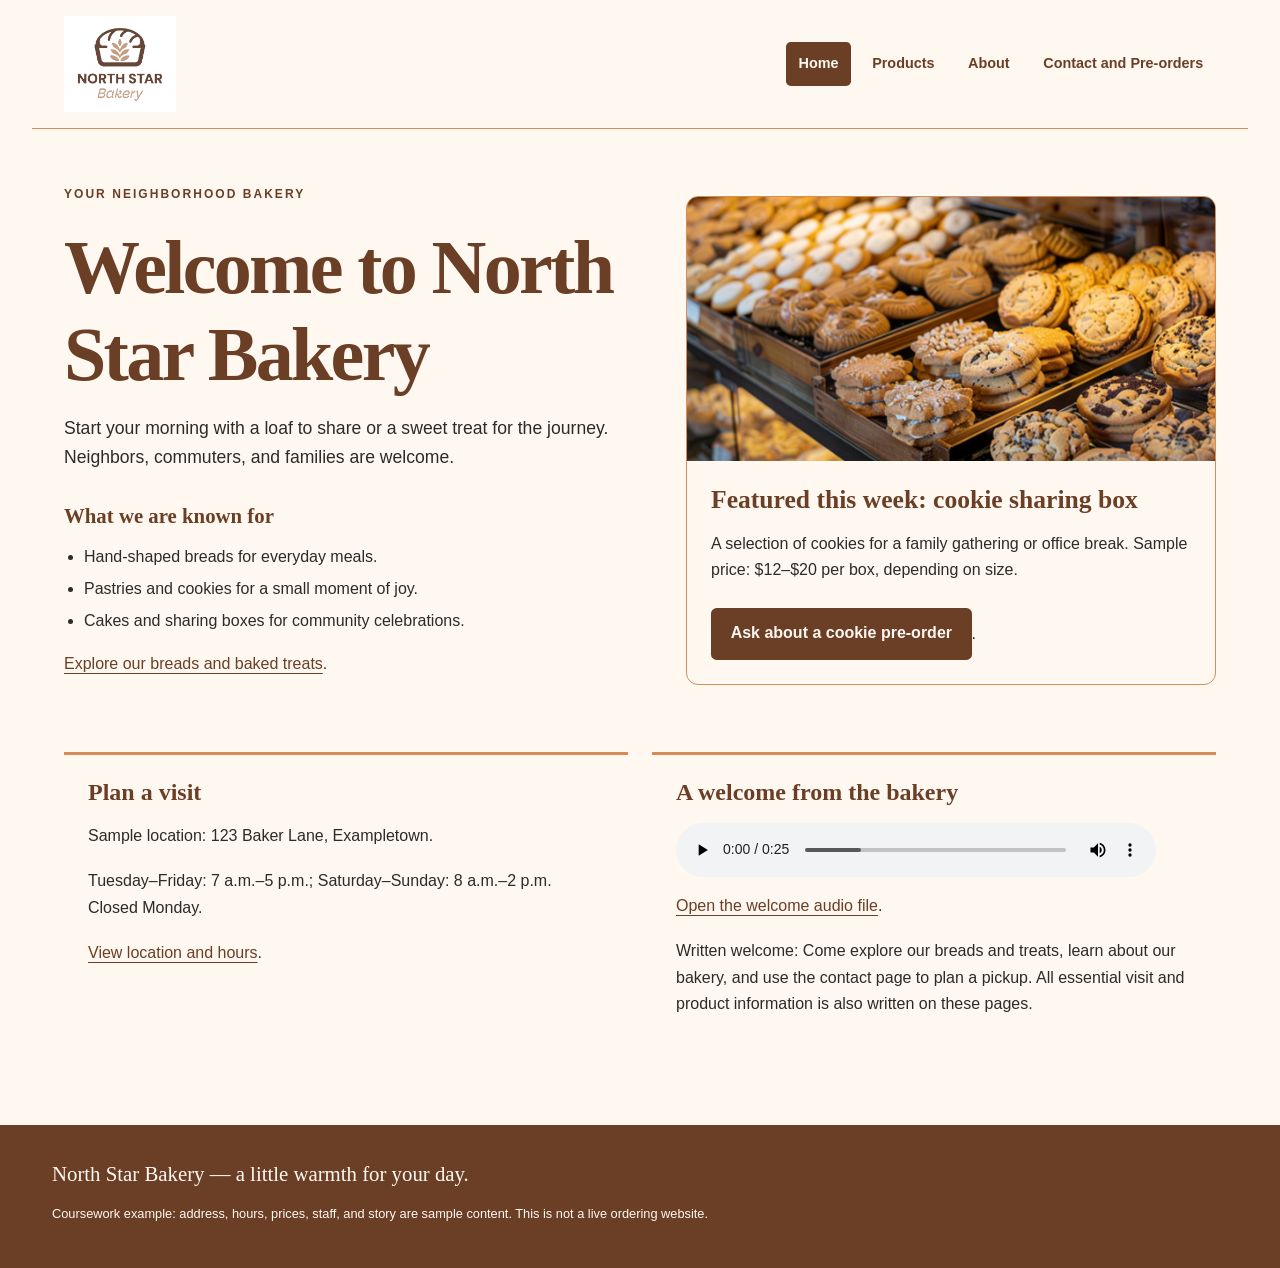
<file: index.html>
<!DOCTYPE html>
<html lang="en">
<head>
  <meta charset="UTF-8">
  <meta name="viewport" content="width=device-width, initial-scale=1">
  <title>Welcome to North Star Bakery | North Star Bakery</title>
<link rel="stylesheet" href="styles.css?v=4">
</head>
<body class="index-page">
  <a href="#main-content" class="skip-link">Skip to main content</a>
  <header class="site-header">
    <a href="index.html" class="brand">
      <img src="media/bakery-logo_c.png" width="112" alt="North Star Bakery home">
    </a>
    <nav aria-label="Main navigation" class="site-nav">
      <ul>
        <li><a href="index.html" aria-current="page">Home</a></li>
        <li><a href="products.html">Products</a></li>
        <li><a href="about.html">About</a></li>
        <li><a href="contact.html">Contact and Pre-orders</a></li>
      </ul>
    </nav>
  </header>
  <main id="main-content" tabindex="-1" class="page-content">
    <div class="hero">
<div class="hero-copy">
<p class="eyebrow">YOUR NEIGHBORHOOD BAKERY</p>
<h1>Welcome to North Star Bakery</h1>
    <p>Start your morning with a loaf to share or a sweet treat
      for the journey. Neighbors, commuters, and families are welcome.</p>
    <section aria-labelledby="known-for">
      <h2 id="known-for">What we are known for</h2>
      <ul>
        <li>Hand-shaped breads for everyday meals.</li>
        <li>Pastries and cookies for a small moment of joy.</li>
        <li>Cakes and sharing boxes for community celebrations.</li>
      </ul>
      <p><a href="products.html">Explore our breads and baked treats</a>.</p>
    </section>
    </div>
<section aria-labelledby="featured" class="feature-card">
      <picture>
        <source media="(min-width: 800px)" srcset="media/bakery-feature-large_c.png">
        <img src="media/bakery-feature-small_c.png" width="300" alt="Trays of chocolate chip and assorted bakery cookies">
      </source></picture>
      <h2 id="featured">Featured this week: cookie sharing box</h2>
      <p>A selection of cookies for a family gathering or office break.
        Sample price: $12–$20 per box, depending on size.</p>
      <p><a href="contact.html#request-form" class="button-link">Ask about a cookie pre-order</a>.</p>
    </section>
    </div>
<div class="info-grid">
<section aria-labelledby="visit" class="info-card">
      <h2 id="visit">Plan a visit</h2>
      <p>Sample location: 123 Baker Lane, Exampletown.</p>
      <p>Tuesday–Friday: 7 a.m.–5 p.m.; Saturday–Sunday: 8 a.m.–2 p.m.
        Closed Monday.</p>
      <p><a href="contact.html#visit-details">View location and hours</a>.</p>
    </section>
    <section aria-labelledby="welcome-audio" class="info-card">
      <h2 id="welcome-audio">A welcome from the bakery</h2>
      <audio controls preload="metadata" aria-label="Bakery welcome message">
        <source src="media/bakery-welcome_c.mp3" type="audio/mpeg">
        Your browser does not support embedded audio.
        <a href="media/bakery-welcome_c.mp3">Download the welcome audio</a>.
      </source></audio>
      <p><a href="media/bakery-welcome_c.mp3">Open the welcome audio file</a>.</p>
      <p>Written welcome: Come explore our breads and treats, learn
        about our bakery, and use the contact page to plan a pickup.
        All essential visit and product information is also written
        on these pages.</p>
    </section>
  </div></main>
  <footer class="site-footer">
    <p>North Star Bakery — a little warmth for your day.</p>
    <p>Coursework example: address, hours, prices, staff, and story
      are sample content. This is not a live ordering website.</p>
  </footer>
</body>
</html>
</file>
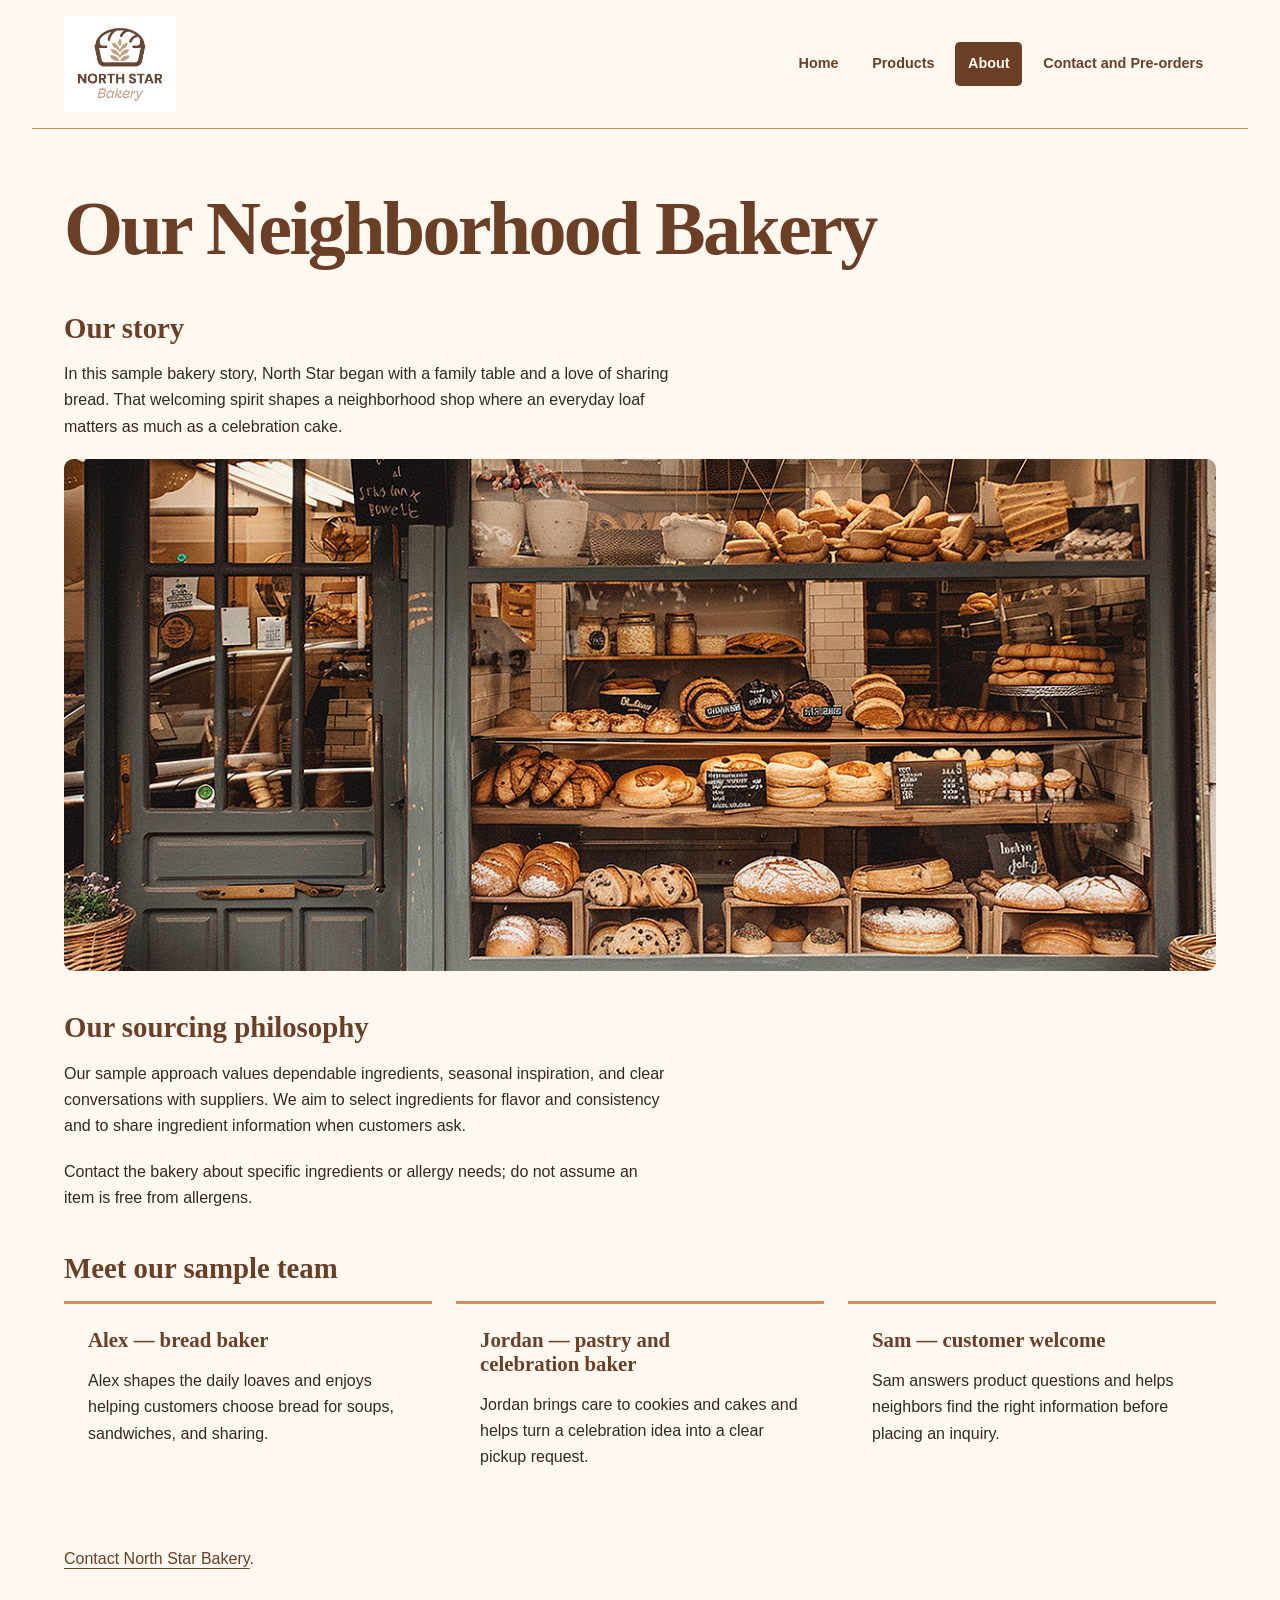
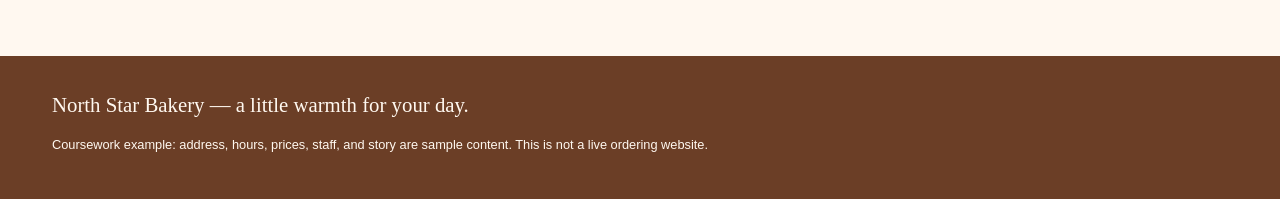
<file: about.html>
<!DOCTYPE html>
<html lang="en">
<head>
  <meta charset="UTF-8">
  <meta name="viewport" content="width=device-width, initial-scale=1">
  <title>Our Neighborhood Bakery | North Star Bakery</title>
<link rel="stylesheet" href="styles.css?v=4">
</head>
<body class="about-page">
  <a href="#main-content" class="skip-link">Skip to main content</a>
  <header class="site-header">
    <a href="index.html" class="brand">
      <img src="media/bakery-logo_c.png" width="112" alt="North Star Bakery home">
    </a>
    <nav aria-label="Main navigation" class="site-nav">
      <ul>
        <li><a href="index.html">Home</a></li>
        <li><a href="products.html">Products</a></li>
        <li><a href="about.html" aria-current="page">About</a></li>
        <li><a href="contact.html">Contact and Pre-orders</a></li>
      </ul>
    </nav>
  </header>
  <main id="main-content" tabindex="-1" class="page-content">
    <h1>Our Neighborhood Bakery</h1>
    <section aria-labelledby="story" class="story-section">
      <h2 id="story">Our story</h2>
      <p>In this sample bakery story, North Star began with a family
        table and a love of sharing bread. That welcoming spirit shapes
        a neighborhood shop where an everyday loaf matters as much
        as a celebration cake.</p>
      <img src="media/bakery-storefront_c.png" width="300" alt="Bakery entrance beside a window filled with breads and pastries">
    </section>
    <section aria-labelledby="sourcing">
      <h2 id="sourcing">Our sourcing philosophy</h2>
      <p>Our sample approach values dependable ingredients, seasonal
        inspiration, and clear conversations with suppliers. We aim
        to select ingredients for flavor and consistency and to share
        ingredient information when customers ask.</p>
      <p>Contact the bakery about specific ingredients or allergy needs;
        do not assume an item is free from allergens.</p>
    </section>
    <section aria-labelledby="team">
      <h2 id="team">Meet our sample team</h2>
      <div class="team-grid">
<article>
        <h3>Alex — bread baker</h3>
        <p>Alex shapes the daily loaves and enjoys helping customers
          choose bread for soups, sandwiches, and sharing.</p>
      </article>
      <article>
        <h3>Jordan — pastry and celebration baker</h3>
        <p>Jordan brings care to cookies and cakes and helps turn
          a celebration idea into a clear pickup request.</p>
      </article>
      <article>
        <h3>Sam — customer welcome</h3>
        <p>Sam answers product questions and helps neighbors find
          the right information before placing an inquiry.</p>
      </article>
    </div></section>
    <p><a href="contact.html">Contact North Star Bakery</a>.</p>
  </main>
  <footer class="site-footer">
    <p>North Star Bakery — a little warmth for your day.</p>
    <p>Coursework example: address, hours, prices, staff, and story
      are sample content. This is not a live ordering website.</p>
  </footer>
</body>
</html>
</file>
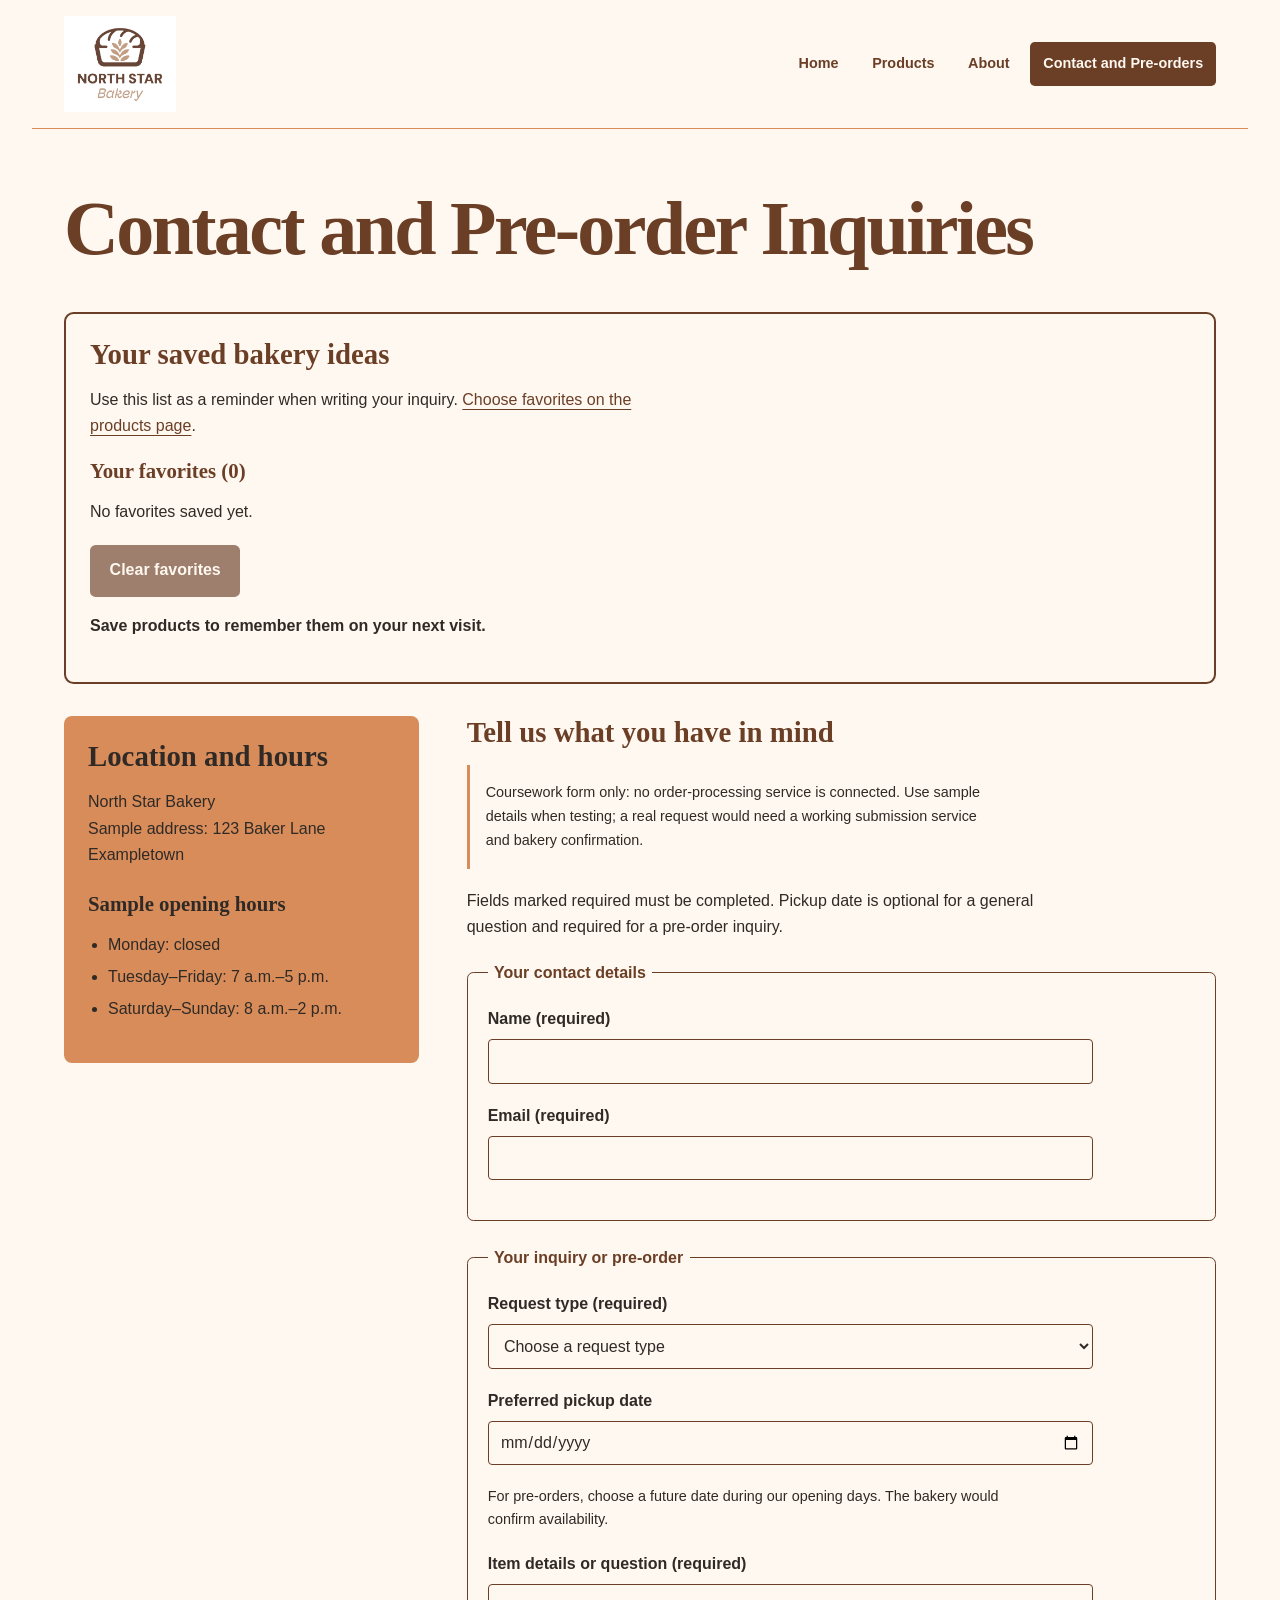
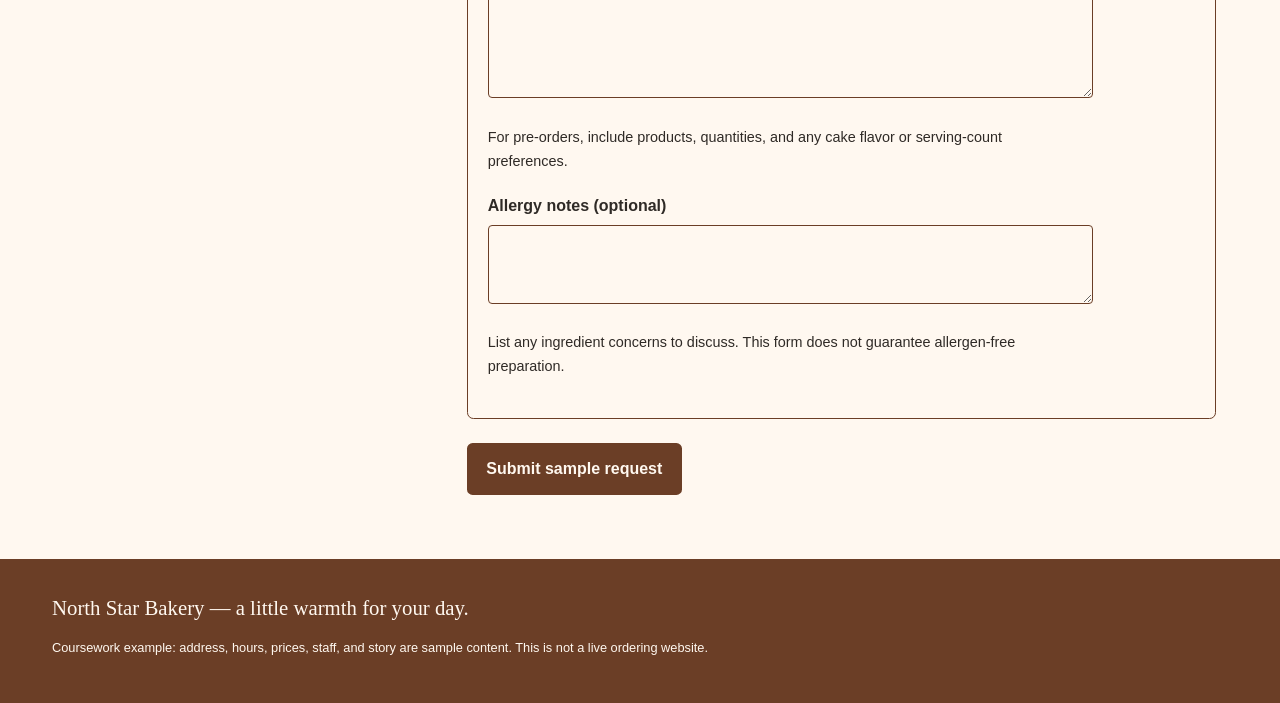
<file: contact.html>
<!DOCTYPE html>
<html lang="en">
<head>
  <meta charset="UTF-8">
  <meta name="viewport" content="width=device-width, initial-scale=1">
  <title>Contact and Pre-order Inquiries | North Star Bakery</title>
<link rel="stylesheet" href="styles.css?v=4">
  <script src="scripts.js?v=4" defer></script>
</head>
<body class="contact-page">
  <a href="#main-content" class="skip-link">Skip to main content</a>
  <header class="site-header">
    <a href="index.html" class="brand">
      <img src="media/bakery-logo_c.png" width="112" alt="North Star Bakery home">
    </a>
    <nav aria-label="Main navigation" class="site-nav">
      <ul>
        <li><a href="index.html">Home</a></li>
        <li><a href="products.html">Products</a></li>
        <li><a href="about.html">About</a></li>
        <li><a href="contact.html" aria-current="page">Contact and Pre-orders</a></li>
      </ul>
    </nav>
  </header>
  <main id="main-content" tabindex="-1" class="page-content">
    <h1>Contact and Pre-order Inquiries</h1>
    <section id="favorites-panel" class="favorites-panel" aria-labelledby="favorites-heading" hidden>
      <h2 id="favorites-heading">Your saved bakery ideas</h2>
      <p>Use this list as a reminder when writing your inquiry. <a href="products.html#favorites-panel">Choose favorites on the products page</a>.</p>
      <h3>Your favorites (<span id="favorites-count">0</span>)</h3>
      <p id="favorites-empty">No favorites saved yet.</p>
      <ul id="favorites-list"></ul>
      <button id="clear-favorites" type="button">Clear favorites</button>
      <p id="favorites-status" role="status" aria-live="polite"></p>
    </section>
    <div class="contact-layout">
<section aria-labelledby="visit-details" class="visit-card">
      <h2 id="visit-details">Location and hours</h2>
      <address>North Star Bakery<br>
        Sample address: 123 Baker Lane<br>
        Exampletown</address>
      <h3>Sample opening hours</h3>
      <ul>
        <li>Monday: closed</li>
        <li>Tuesday–Friday: 7 a.m.–5 p.m.</li>
        <li>Saturday–Sunday: 8 a.m.–2 p.m.</li>
      </ul>
    </section>
    <section aria-labelledby="inquiry-heading" class="form-panel">
      <h2 id="inquiry-heading">Tell us what you have in mind</h2>
      <p id="demo-note">Coursework form only: no order-processing service
        is connected. Use sample details when testing; a real request
        would need a working submission service and bakery confirmation.</p>
      <p>Fields marked required must be completed. Pickup date is optional
        for a general question and required for a pre-order inquiry.</p>
      <p id="form-status" role="status" aria-live="polite" tabindex="-1"></p>
      <!-- Replace the action with a working endpoint before real use. -->
      <form id="request-form" action="contact.html" method="post" aria-describedby="demo-note">
        <fieldset>
          <legend>Your contact details</legend>
          <p><label for="full-name">Name (required)</label><br>
            <input id="full-name" name="full_name" type="text" autocomplete="name" required minlength="2" maxlength="100">
          </p>
          <p><label for="email">Email (required)</label><br>
            <input id="email" name="email" type="email" autocomplete="email" required maxlength="254">
          </p>
        </fieldset>
        <fieldset>
          <legend>Your inquiry or pre-order</legend>
          <p><label for="request-type">Request type (required)</label><br>
            <select id="request-type" name="request_type" required>
              <option value="">Choose a request type</option>
              <option value="pre-order">Pre-order inquiry</option>
              <option value="general">General question</option>
            </select>
          </p>
          <p><label for="pickup-date">Preferred pickup date</label><br>
            <input id="pickup-date" name="pickup_date" type="date" aria-describedby="pickup-help">
          </p>
          <p id="pickup-help">For pre-orders, choose a future date during
            our opening days. The bakery would confirm availability.</p>
          <p><label for="item-details">Item details or question (required)</label><br>
            <textarea id="item-details" name="item_details" rows="5" cols="30" required minlength="10" maxlength="1000" aria-describedby="details-help"></textarea>
          </p>
          <p id="details-help">For pre-orders, include products, quantities,
            and any cake flavor or serving-count preferences.</p>
          <p><label for="allergy-notes">Allergy notes (optional)</label><br>
            <textarea id="allergy-notes" name="allergy_notes" rows="3" cols="30" maxlength="500" aria-describedby="allergy-help"></textarea>
          </p>
          <p id="allergy-help">List any ingredient concerns to discuss.
            This form does not guarantee allergen-free preparation.</p>
        </fieldset>
        <button type="submit">Submit sample request</button>
      </form>
    </section>
  </div></main>
  <footer class="site-footer">
    <p>North Star Bakery — a little warmth for your day.</p>
    <p>Coursework example: address, hours, prices, staff, and story
      are sample content. This is not a live ordering website.</p>
  </footer>
</body>
</html>
</file>
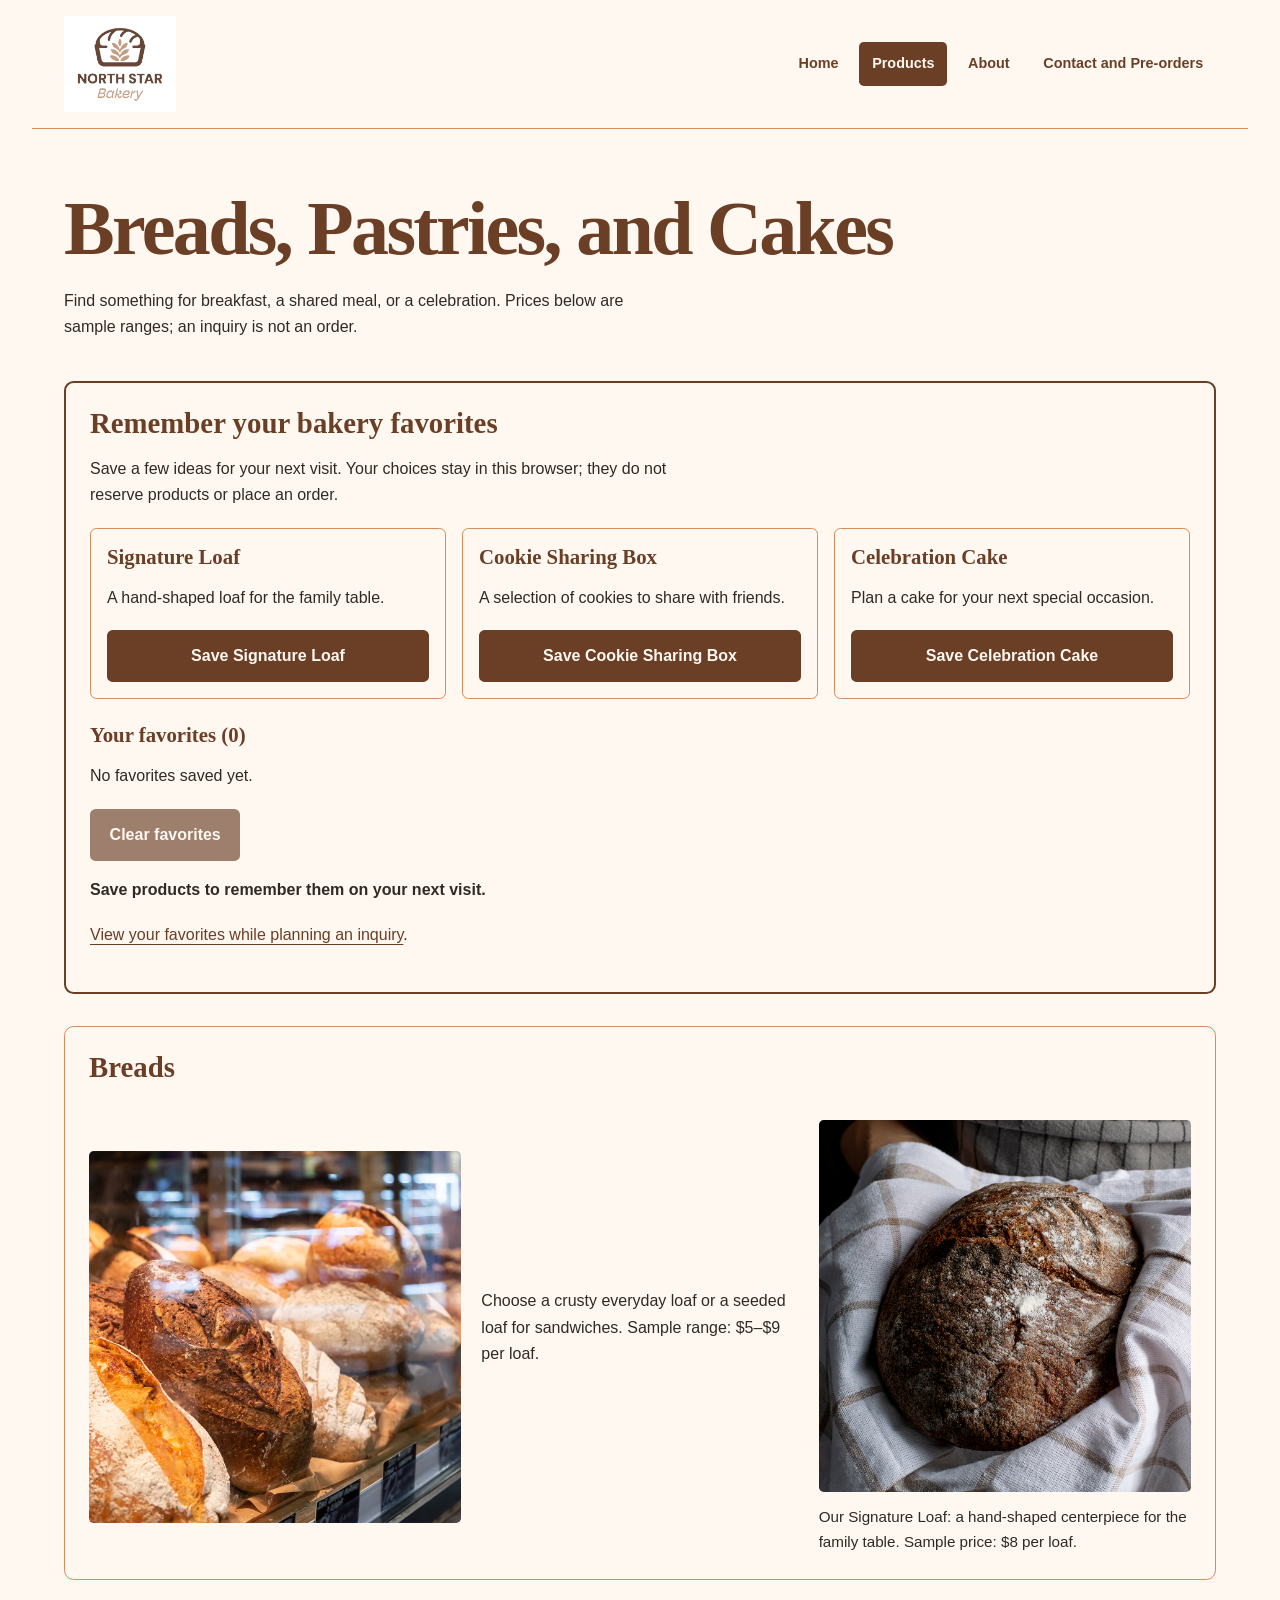
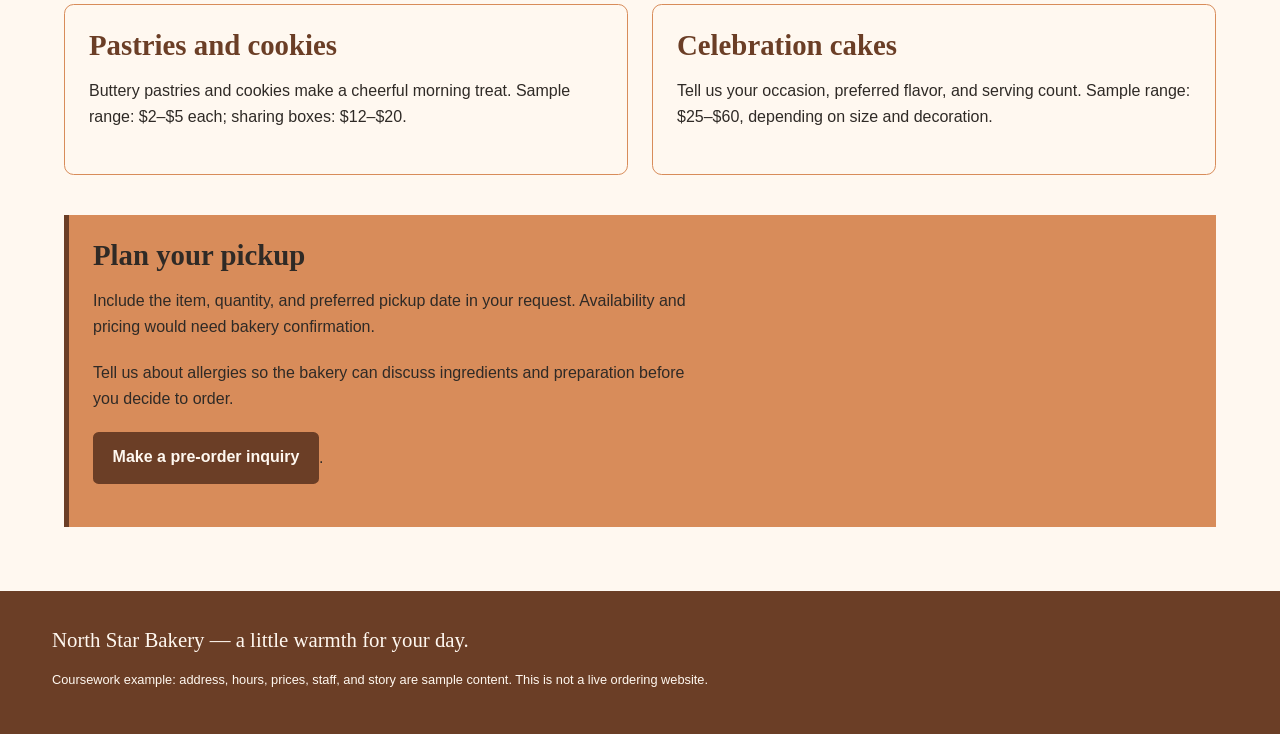
<file: products.html>
<!DOCTYPE html>
<html lang="en">
<head>
  <meta charset="UTF-8">
  <meta name="viewport" content="width=device-width, initial-scale=1">
  <title>Breads, Pastries, and Cakes | North Star Bakery</title>
<link rel="stylesheet" href="styles.css?v=4">
  <script src="scripts.js?v=4" defer></script>
</head>
<body class="products-page">
  <a href="#main-content" class="skip-link">Skip to main content</a>
  <header class="site-header">
    <a href="index.html" class="brand">
      <img src="media/bakery-logo_c.png" width="112" alt="North Star Bakery home">
    </a>
    <nav aria-label="Main navigation" class="site-nav">
      <ul>
        <li><a href="index.html">Home</a></li>
        <li><a href="products.html" aria-current="page">Products</a></li>
        <li><a href="about.html">About</a></li>
        <li><a href="contact.html">Contact and Pre-orders</a></li>
      </ul>
    </nav>
  </header>
  <main id="main-content" tabindex="-1" class="page-content">
    <h1>Breads, Pastries, and Cakes</h1>
    <p>Find something for breakfast, a shared meal, or a celebration.
      Prices below are sample ranges; an inquiry is not an order.</p>
    <section id="favorites-panel" class="favorites-panel" aria-labelledby="favorites-heading" hidden>
      <h2 id="favorites-heading">Remember your bakery favorites</h2>
      <p>Save a few ideas for your next visit. Your choices stay in this browser; they do not reserve products or place an order.</p>
      <div id="favorite-choices" class="favorite-choices"></div>
      <h3>Your favorites (<span id="favorites-count">0</span>)</h3>
      <p id="favorites-empty">No favorites saved yet.</p>
      <ul id="favorites-list"></ul>
      <button id="clear-favorites" type="button">Clear favorites</button>
      <p id="favorites-status" role="status" aria-live="polite"></p>
      <p><a href="contact.html#favorites-panel">View your favorites while planning an inquiry</a>.</p>
    </section>
    <noscript><p>Enable JavaScript to save favorites. You can still browse all products below.</p></noscript>
    <div class="product-grid">
<section aria-labelledby="breads" class="product-card bread-card">
      <h2 id="breads">Breads</h2>
      <img src="media/bakery-bread_c.png" width="300" alt="Round, flour-dusted and seeded bread loaves in a display case">
      <p>Choose a crusty everyday loaf or a seeded loaf for sandwiches.
        Sample range: $5–$9 per loaf.</p>
      <figure class="signature">
        <img src="media/bakery-signature-loaf_c.png" width="300" alt="Round brown loaf with scored crust resting in a linen cloth">
        <figcaption>Our Signature Loaf: a hand-shaped centerpiece
          for the family table. Sample price: $8 per loaf.</figcaption>
      </figure>
    </section>
    <section aria-labelledby="pastries" class="product-card">
      <h2 id="pastries">Pastries and cookies</h2>
      <p>Buttery pastries and cookies make a cheerful morning treat.
        Sample range: $2–$5 each; sharing boxes: $12–$20.</p>
    </section>
    <section aria-labelledby="cakes" class="product-card">
      <h2 id="cakes">Celebration cakes</h2>
      <p>Tell us your occasion, preferred flavor, and serving count.
        Sample range: $25–$60, depending on size and decoration.</p>
    </section>
    </div>
<section aria-labelledby="ordering" class="callout">
      <h2 id="ordering">Plan your pickup</h2>
      <p>Include the item, quantity, and preferred pickup date in your
        request. Availability and pricing would need bakery confirmation.</p>
      <p>Tell us about allergies so the bakery can discuss ingredients
        and preparation before you decide to order.</p>
      <p><a href="contact.html#request-form" class="button-link">Make a pre-order inquiry</a>.</p>
    </section>
  </main>
  <footer class="site-footer">
    <p>North Star Bakery — a little warmth for your day.</p>
    <p>Coursework example: address, hours, prices, staff, and story
      are sample content. This is not a live ordering website.</p>
  </footer>
</body>
</html>
</file>
<file: styles.css>
/* North Star Bakery: mobile-first, four colors, two font families. */
:root {
  --cream: #fff8f0;
  --brown: #6b3e26;
  --peach: #d88c5a;
  --charcoal: #2f2a26;
}
* { box-sizing: border-box; }
html { scroll-padding-top: 1rem; }
body {
  margin: 0;
  background: var(--cream);
  color: var(--charcoal);
  font-family: Arial, sans-serif;
  font-size: 1rem;
  line-height: 1.65;
}
h1, h2, h3 {
  color: var(--brown);
  font-family: Georgia, serif;
  line-height: 1.15;
  margin: 0 0 1rem;
  text-wrap: balance;
}
h1 { font-size: clamp(2.35rem, 6vw, 4.75rem); letter-spacing: -.035em; }
h2 { font-size: 1.8rem; }
h3 { font-size: 1.3rem; }
p { margin: 0 0 1.2rem; max-width: 68ch; }
ul { padding-left: 1.25rem; }
li { margin-bottom: .35rem; }
a { color: var(--brown); text-underline-offset: .22em; }
a:hover { text-decoration-thickness: .16em; }
a:focus-visible, button:focus-visible, input:focus-visible,
select:focus-visible, textarea:focus-visible, audio:focus-visible {
  outline: 3px solid var(--brown);
  outline-offset: 4px;
}
img { display: block; max-width: 100%; height: auto; }
audio { display: block; width: 100%; max-width: 30rem; margin-bottom: 1rem; }
.skip-link {
  position: absolute; top: .5rem; left: .5rem; z-index: 10;
  padding: .5rem 1rem; background: var(--cream);
  transform: translateY(-200%);
}
.skip-link:focus { transform: translateY(0); }
.site-header {
  max-width: 76rem; margin: auto; padding: 1rem 1.25rem;
  display: flex; flex-direction: column; align-items: center; gap: 1rem;
  border-bottom: 1px solid var(--peach);
}
.brand { flex-shrink: 0; }
.brand img { width: 112px; }
.site-nav { width: 100%; }
.site-nav ul {
  display: flex; flex-wrap: wrap; justify-content: center; gap: .35rem;
  margin: 0; padding: 0; list-style: none;
}
.site-nav li { margin: 0; }
.site-nav a {
  display: block; padding: .65rem .8rem; border-radius: .3rem;
  font-size: .9rem; font-weight: bold; text-decoration: none;
}
.site-nav a:hover { background: var(--peach); color: var(--charcoal); }
.site-nav a[aria-current="page"] { background: var(--brown); color: var(--cream); }
.page-content { max-width: 76rem; margin: auto; padding: 2rem 1.25rem 3rem; }
.page-content > section { margin-top: 2.5rem; }
.hero, .info-grid, .product-grid, .team-grid, .contact-layout {
  display: flex; flex-direction: column; gap: 1.5rem;
}
.hero > *, .info-grid > *, .product-grid > *,
.team-grid > *, .contact-layout > * { min-width: 0; }
.hero { margin-bottom: 2rem; }
.eyebrow { font-size: .75rem; font-weight: bold; letter-spacing: .17em; color: var(--brown); }
.hero-copy > p:not(.eyebrow) { font-size: 1.1rem; }
.hero-copy section { margin-top: 2rem; }
.hero-copy section h2 { font-size: 1.3rem; }
.feature-card { border: 1px solid var(--peach); border-radius: .75rem; overflow: hidden; }
.feature-card picture img { width: 100%; }
.feature-card h2 { margin: 1.5rem 1.5rem 1rem; font-size: 1.6rem; }
.feature-card p { margin: 0 1.5rem 1.5rem; }
.button-link, button {
  display: inline-block; border: 2px solid var(--brown); border-radius: .35rem;
  background: var(--brown); color: var(--cream); padding: .8rem 1.1rem;
  font-family: Arial, sans-serif; font-size: 1rem; font-weight: bold;
  line-height: 1.4; text-decoration: none; cursor: pointer;
}
.button-link:hover, button:hover { background: var(--charcoal); border-color: var(--charcoal); }
.info-card { padding: 1.5rem; border-top: 3px solid var(--peach); }
.info-card h2 { font-size: 1.5rem; }
.product-grid { margin-top: 2rem; }
.product-card { padding: 1.5rem; border: 1px solid var(--peach); border-radius: .6rem; }
.product-card > img { width: 100%; max-height: 24rem; object-fit: cover; margin-bottom: 1.25rem; border-radius: .3rem; }
.signature { margin: 1.5rem 0 0; padding-top: 1.5rem; border-top: 1px solid var(--peach); }
.signature img { width: 100%; max-height: 24rem; object-fit: cover; border-radius: .3rem; }
figcaption { padding-top: .75rem; font-size: .95rem; }
.callout { padding: 1.5rem; border-left: 5px solid var(--brown); background: var(--peach); }
.story-section img { width: 100%; max-height: 32rem; object-fit: cover; border-radius: .6rem; }
.team-grid article { padding: 1.5rem; border-top: 3px solid var(--peach); }
.about-page main > p:last-child { margin-top: 2rem; }
.contact-layout { margin-top: 2rem; align-items: stretch; }
.visit-card { padding: 1.5rem; background: var(--peach); border-radius: .5rem; }
.visit-card h2, .visit-card h3, .callout h2 { color: var(--charcoal); }
address { font-style: normal; margin-bottom: 1.5rem; }
.form-panel { padding: 1.5rem 0; }
#demo-note { padding: 1rem; border-left: 3px solid var(--peach); font-size: .9rem; }
fieldset { min-width: 0; margin: 0 0 1.5rem; padding: 1.25rem; border: 1px solid var(--brown); border-radius: .4rem; }
legend { padding: 0 .4rem; color: var(--brown); font-weight: bold; }
label { display: inline-block; margin-bottom: .4rem; font-weight: bold; }
input, select, textarea {
  width: 100%; max-width: 100%; min-height: 2.8rem; padding: .7rem;
  background: var(--cream); color: var(--charcoal); border: 1px solid var(--brown);
  border-radius: .25rem; font-family: Arial, sans-serif; font-size: 1rem;
}
textarea { resize: vertical; }
#pickup-help, #details-help, #allergy-help { font-size: .9rem; }
.site-footer { padding: 2rem 1.25rem; background: var(--brown); color: var(--cream); }
.site-footer p { max-width: 73.5rem; margin: 0 auto .75rem; }
.site-footer p:first-child { font-family: Georgia, serif; font-size: 1.3rem; }
.site-footer p:last-child { font-size: .8rem; }
/* Larger screens: preserve source order while expanding the layout. */
@media (min-width: 48rem) {
  .site-header { flex-direction: row; justify-content: space-between; padding: 1rem 2rem; }
  .site-nav { width: auto; }
  .site-nav ul { justify-content: flex-end; gap: .5rem; }
  .page-content { padding: 3.5rem 2rem 4rem; }
  .hero { flex-direction: row; align-items: center; gap: 3rem; margin-bottom: 3.5rem; }
  .hero-copy { flex: 1 1 52%; }
  .feature-card { flex: 1 1 48%; }
  .info-grid, .team-grid { flex-direction: row; }
  .info-grid > *, .team-grid > * { flex: 1 1 0; }
  .product-grid { flex-direction: row; flex-wrap: wrap; align-items: flex-start; }
  .product-card { flex: 1 1 calc(50% - 1rem); }
  .bread-card { flex-basis: 100%; display: flex; flex-wrap: wrap; gap: 1.25rem; align-items: center; }
  .bread-card h2 { flex-basis: 100%; }
  .bread-card > img { width: 30%; flex: 1 1 30%; margin: 0; }
  .bread-card > p { flex: 1 1 25%; }
  .bread-card .signature { flex: 1 1 30%; border: 0; padding: 0; margin: 0; }
  .contact-layout { flex-direction: row; gap: 3rem; align-items: flex-start; }
  .visit-card { flex: 0 1 32%; }
  .form-panel { flex: 1 1 68%; padding: 0; }
}
@media (prefers-reduced-motion: reduce) {
  html { scroll-behavior: auto; }
}

/* Touchstone 4: retain the existing palette, typography and responsive layout. */
[hidden] { display: none !important; }
.favorites-panel { padding: 1.5rem; border: 2px solid var(--brown); border-radius: .6rem; margin-bottom: 2rem; }
.favorite-choices { display: flex; flex-direction: column; gap: 1rem; margin-bottom: 1.5rem; }
.favorite-choices article { flex: 1 1 0; min-width: 0; padding: 1rem; border: 1px solid var(--peach); border-radius: .4rem; }
.favorite-choices button { width: 100%; }
button[aria-pressed="true"] { background: var(--peach); color: var(--charcoal); }
button:disabled { cursor: default; opacity: .65; }
#favorites-status { margin-top: 1rem; font-weight: bold; }
.field-error { display: block; color: var(--brown); font-weight: bold; margin-top: .5rem; }
.field-error:empty, #form-status:empty { display: none; }
[aria-invalid="true"] { border: 3px solid var(--brown); }
#form-status { padding: 1rem; border-left: 4px solid var(--brown); background: var(--peach); }
#form-status:focus { outline: 3px solid var(--brown); outline-offset: 3px; }
@media (min-width: 48rem) { .favorite-choices { flex-direction: row; } }
</file>
